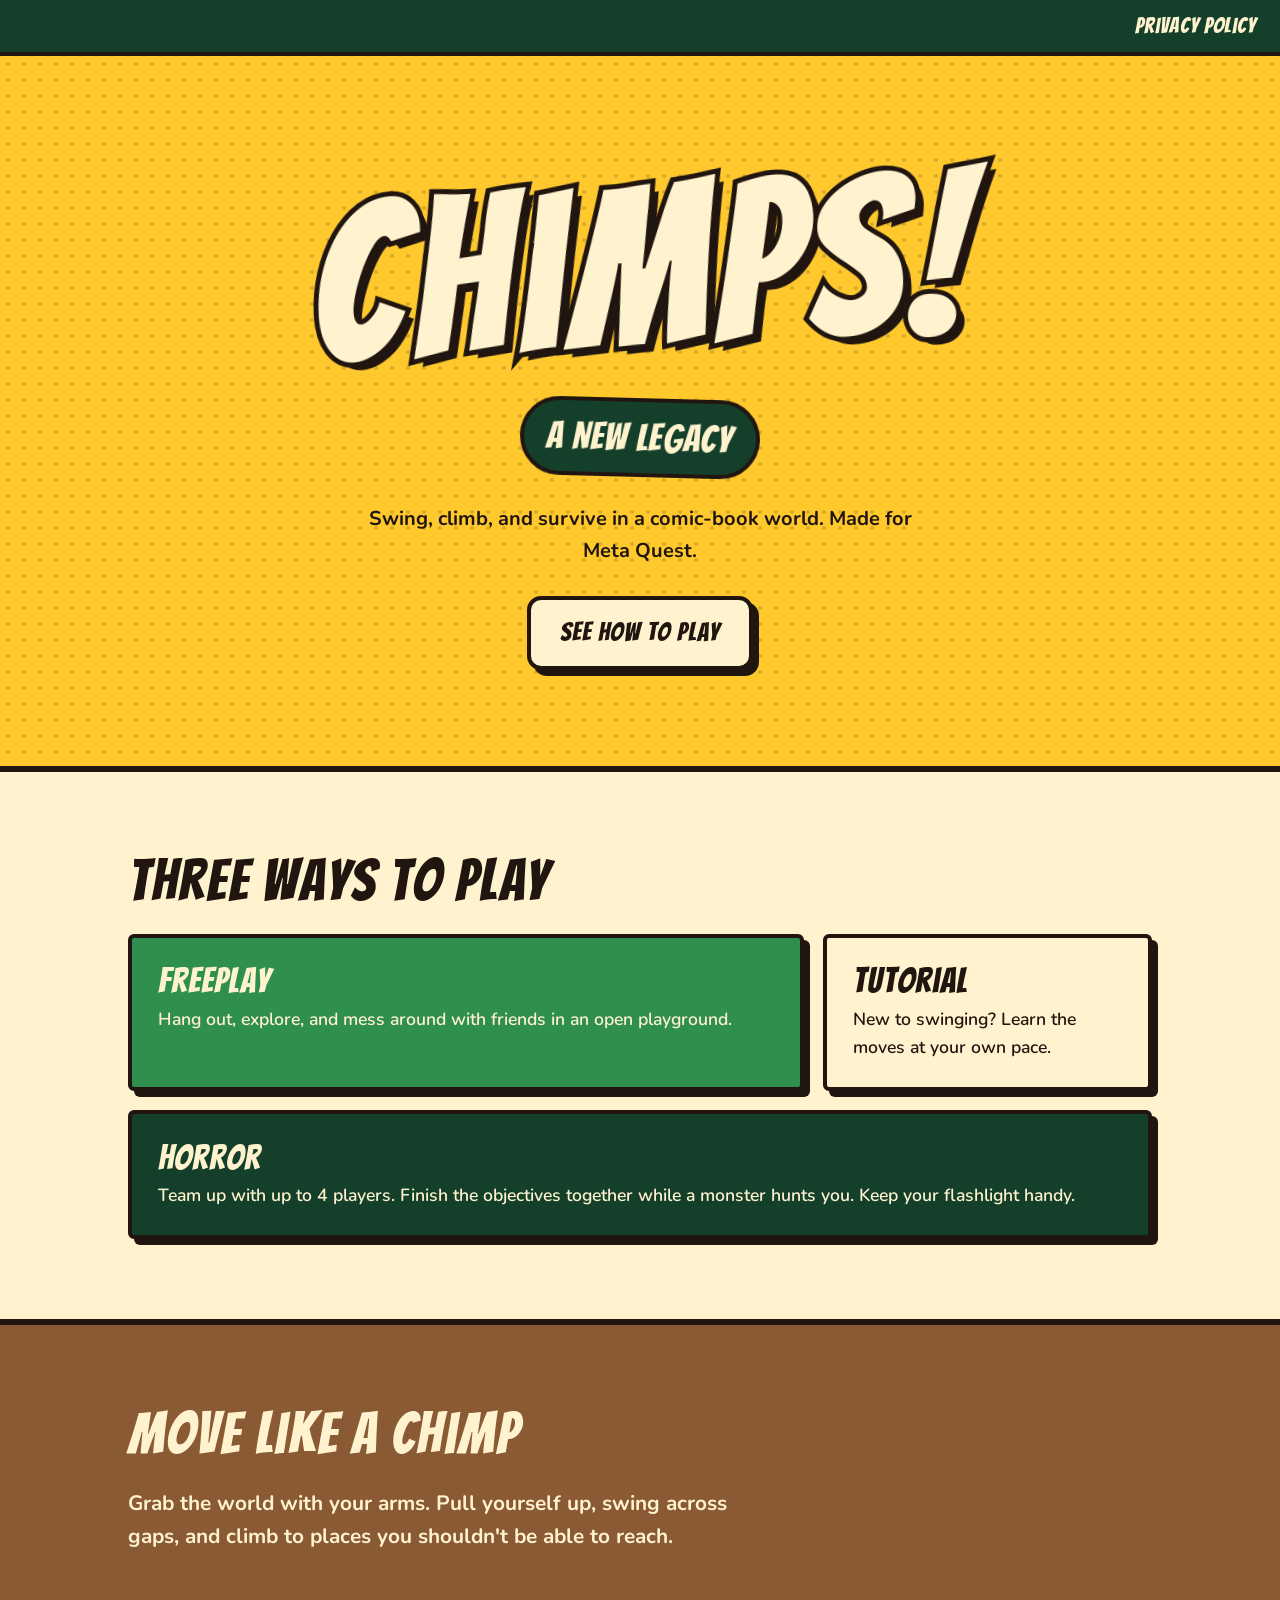
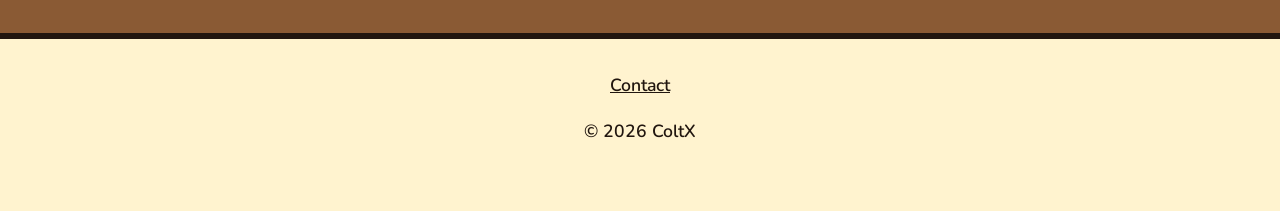
<file: index.html>
<!DOCTYPE html>
<html lang="en">
<head>
  <meta charset="utf-8">
  <meta name="viewport" content="width=device-width, initial-scale=1">
  <title>Chimps! A New Legacy</title>
  <meta name="description" content="Swing, climb, and survive as a chimp in a comic-book VR adventure for Meta Quest.">
  <link rel="preconnect" href="https://fonts.googleapis.com">
  <link rel="preconnect" href="https://fonts.gstatic.com" crossorigin>
  <link href="https://fonts.googleapis.com/css2?family=Bangers&family=Nunito:wght@600;700&display=swap" rel="stylesheet">
  <link rel="stylesheet" href="style.css">
</head>
<body>
  <nav class="topbar"><a href="privacy.html">Privacy Policy</a></nav>
  <header class="hero">
    <h1 class="display">Chimps!</h1>
    <p class="sub display">A New Legacy</p>
    <p class="tag">Swing, climb, and survive in a comic-book world. Made for Meta Quest.</p>
    <a class="btn" href="#modes">See how to play</a>
  </header>

  <main>
    <section id="modes">
      <div class="wrap">
        <h2 class="display">Three ways to play</h2>
        <div class="panels">
          <article class="panel free">
            <h3 class="display">Freeplay</h3>
            <p>Hang out, explore, and mess around with friends in an open playground.</p>
          </article>
          <article class="panel tut">
            <h3 class="display">Tutorial</h3>
            <p>New to swinging? Learn the moves at your own pace.</p>
          </article>
          <article class="panel horror">
            <h3 class="display">Horror</h3>
            <p>Team up with up to 4 players. Finish the objectives together while a monster hunts you. Keep your flashlight handy.</p>
          </article>
        </div>
      </div>
    </section>

    <section class="move">
      <div class="wrap">
        <h2 class="display">Move like a chimp</h2>
        <p>Grab the world with your arms. Pull yourself up, swing across gaps, and climb to places you shouldn't be able to reach.</p>
      </div>
    </section>
  </main>

  <footer>
    <a href="mailto:colt32111@gmail.com">Contact</a>
    <p>&copy; 2026 ColtX</p>
  </footer>
</body>
</html>
</file>
<file: style.css>
:root {
  --paper: #fff3cf;
  --banana: #ffc92e;
  --jungle: #14402b;
  --leaf: #2f8f4e;
  --ink: #21160f;
  --bark: #8a5a34;
}

* { box-sizing: border-box; }

html { scroll-behavior: smooth; }

body {
  margin: 0;
  font-family: "Nunito", system-ui, -apple-system, "Segoe UI", sans-serif;
  font-size: 1.1rem;
  line-height: 1.6;
  color: var(--ink);
  background: var(--paper);
}

a { color: inherit; }
a:focus-visible, .btn:focus-visible { outline: 4px solid var(--jungle); outline-offset: 4px; }

.display {
  font-family: "Bangers", "Impact", sans-serif;
  font-weight: 400;
  letter-spacing: 0.03em;
}

/* Hero */
.hero {
  background:
    radial-gradient(circle, rgba(33, 22, 15, 0.16) 1.6px, transparent 2.2px) 0 0 / 16px 16px,
    var(--banana);
  border-bottom: 6px solid var(--ink);
  padding: clamp(3rem, 9vw, 7rem) 1.5rem clamp(3rem, 8vw, 6rem);
  text-align: center;
  overflow: hidden;
}

.hero h1 {
  margin: 0;
  font-size: clamp(5rem, 22vw, 14rem);
  line-height: 0.9;
  color: var(--paper);
  -webkit-text-stroke: 10px var(--ink);
  paint-order: stroke fill;
  text-shadow: 8px 8px 0 var(--ink);
  transform: rotate(-3deg);
  animation: pop 0.6s cubic-bezier(0.2, 1.4, 0.4, 1) both;
}

.hero .sub {
  display: inline-block;
  margin: 1.8rem 0 0;
  padding: 0.3rem 1.4rem;
  font-size: clamp(1.5rem, 4vw, 2.4rem);
  background: var(--jungle);
  color: var(--paper);
  border: 4px solid var(--ink);
  border-radius: 999px;
  transform: rotate(1.5deg);
}

.hero .tag {
  max-width: 34rem;
  margin: 1.6rem auto 0;
  font-weight: 700;
  font-size: 1.25rem;
}

.btn {
  display: inline-block;
  margin-top: 1.8rem;
  padding: 0.8rem 1.8rem;
  font-family: "Bangers", "Impact", sans-serif;
  font-size: 1.6rem;
  letter-spacing: 0.04em;
  text-decoration: none;
  color: var(--ink);
  background: var(--paper);
  border: 4px solid var(--ink);
  border-radius: 14px;
  box-shadow: 6px 6px 0 var(--ink);
  transition: transform 0.12s, box-shadow 0.12s;
}
.btn:hover { transform: translate(3px, 3px); box-shadow: 3px 3px 0 var(--ink); }

/* Sections */
main section { padding: clamp(3rem, 7vw, 5rem) 1.5rem; }
.wrap { max-width: 64rem; margin: 0 auto; }

h2 {
  margin: 0 0 1.5rem;
  font-size: clamp(2.4rem, 6vw, 3.6rem);
  line-height: 1;
}

/* Mode panels, comic-strip layout */
.panels {
  display: grid;
  grid-template-columns: repeat(6, 1fr);
  gap: 1.2rem;
}

.panel {
  padding: 1.6rem;
  border: 4px solid var(--ink);
  border-radius: 6px;
  box-shadow: 6px 6px 0 var(--ink);
}
.panel h3 { margin: 0 0 0.4rem; font-size: 2.2rem; line-height: 1; }
.panel p { margin: 0; font-weight: 600; }

.panel.free { grid-column: span 4; background: var(--leaf); color: var(--paper); }
.panel.tut  { grid-column: span 2; background: var(--paper); }
.panel.horror { grid-column: span 6; background: var(--jungle); color: var(--paper); }

/* Movement band */
.move {
  background: var(--bark);
  color: var(--paper);
  border-top: 6px solid var(--ink);
  border-bottom: 6px solid var(--ink);
}
.move p { max-width: 38rem; font-size: 1.3rem; font-weight: 700; margin: 0; }

/* Footer */
footer {
  padding: 2rem 1.5rem 3rem;
  text-align: center;
  font-weight: 600;
}
footer a { margin: 0 0.6rem; }

/* Privacy page */
.doc { max-width: 44rem; margin: 0 auto; padding: 2rem 1.5rem 4rem; }
.doc h1 { font-size: clamp(2.6rem, 8vw, 4rem); line-height: 1; margin: 0 0 0.5rem; }
.doc h2 { font-size: 2rem; margin: 2.2rem 0 0.6rem; }
.doc ul { padding-left: 1.3rem; }
.top { background: var(--banana); border-bottom: 6px solid var(--ink); padding: 1rem 1.5rem; }
.top a { font-family: "Bangers", "Impact", sans-serif; font-size: 1.8rem; text-decoration: none; letter-spacing: 0.04em; }

@keyframes pop {
  from { transform: rotate(-3deg) scale(0.6); opacity: 0; }
  to { transform: rotate(-3deg) scale(1); opacity: 1; }
}

@media (max-width: 40rem) {
  .panel.free, .panel.tut, .panel.horror { grid-column: span 6; }
  .hero h1 { -webkit-text-stroke-width: 7px; text-shadow: 5px 5px 0 var(--ink); }
}

@media (prefers-reduced-motion: reduce) {
  html { scroll-behavior: auto; }
  .hero h1 { animation: none; }
  .btn { transition: none; }
}

/* Top bar */
.topbar {
  background: var(--jungle);
  border-bottom: 4px solid var(--ink);
  padding: 0.5rem 1.5rem;
  text-align: right;
}
.topbar a {
  font-family: "Bangers", "Impact", sans-serif;
  font-size: 1.4rem;
  letter-spacing: 0.04em;
  text-decoration: none;
  color: var(--paper);
}
.topbar a:hover { text-decoration: underline; }
</file>
